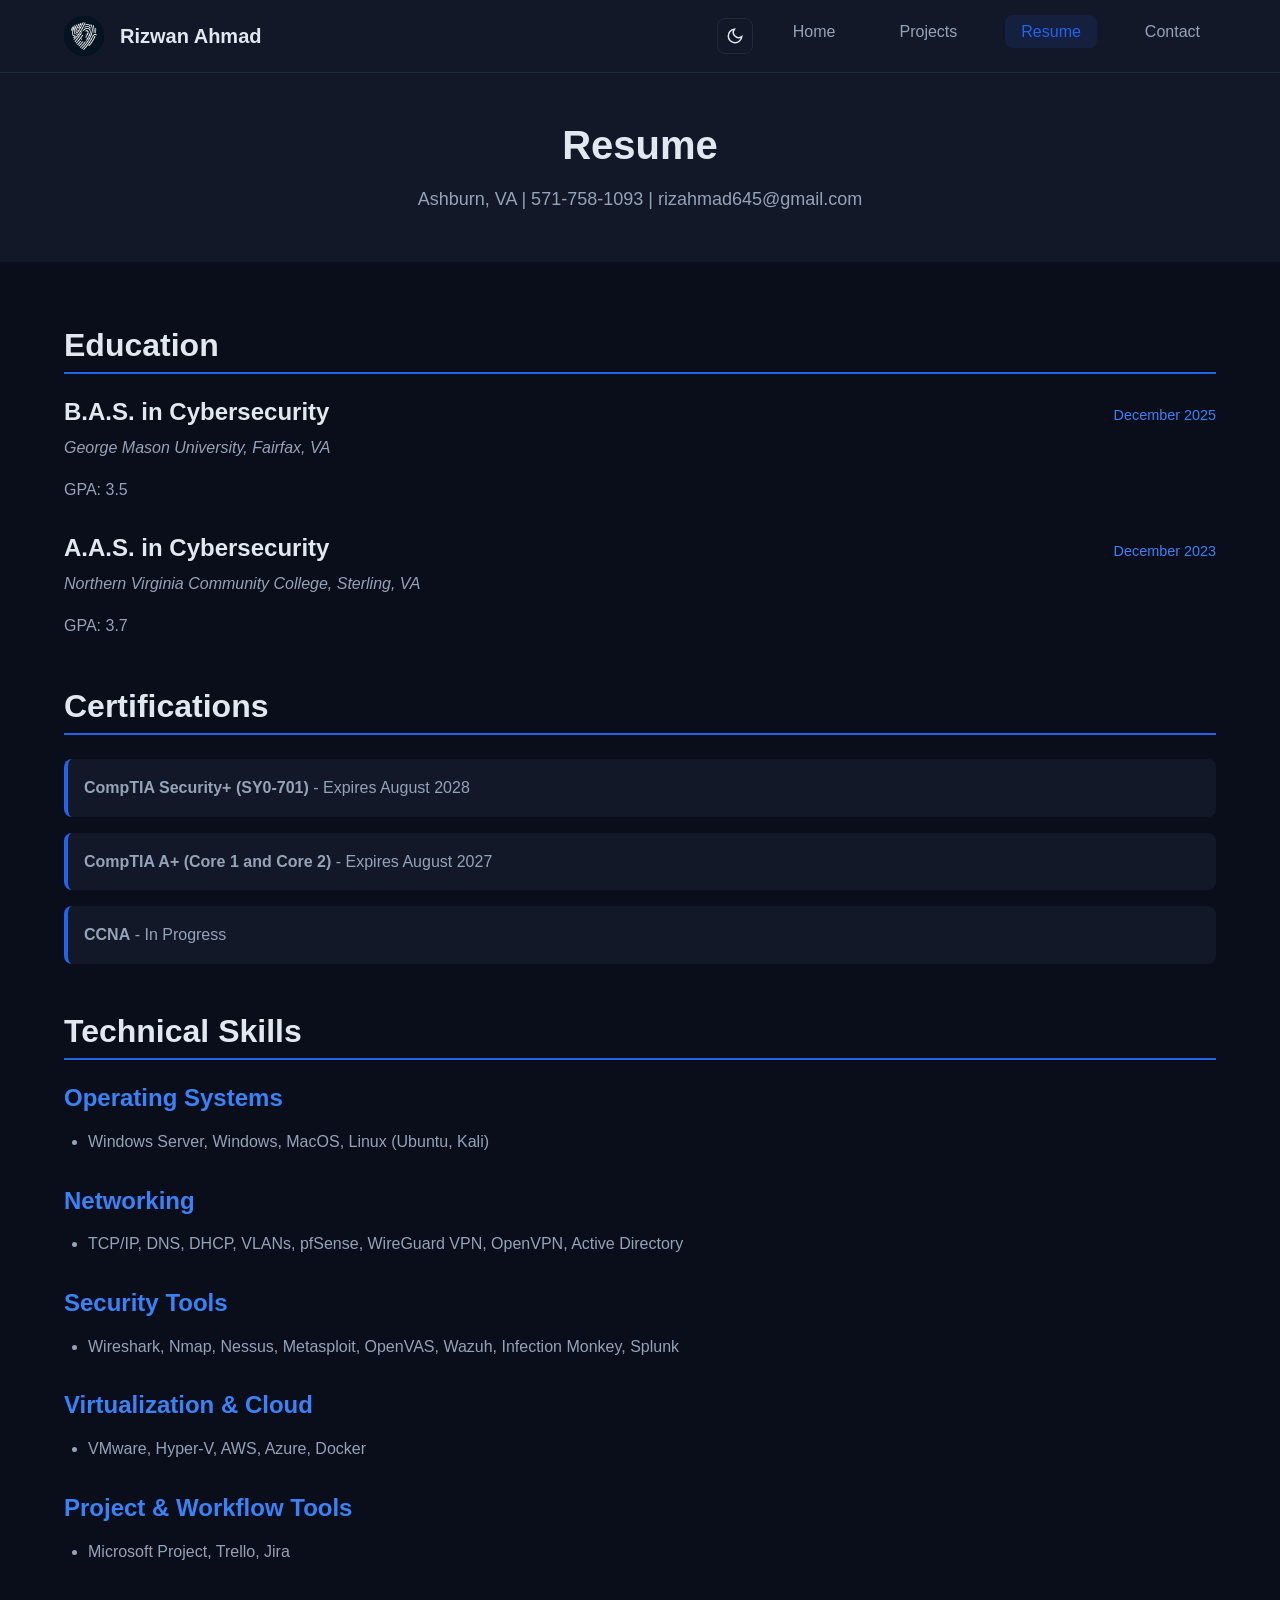
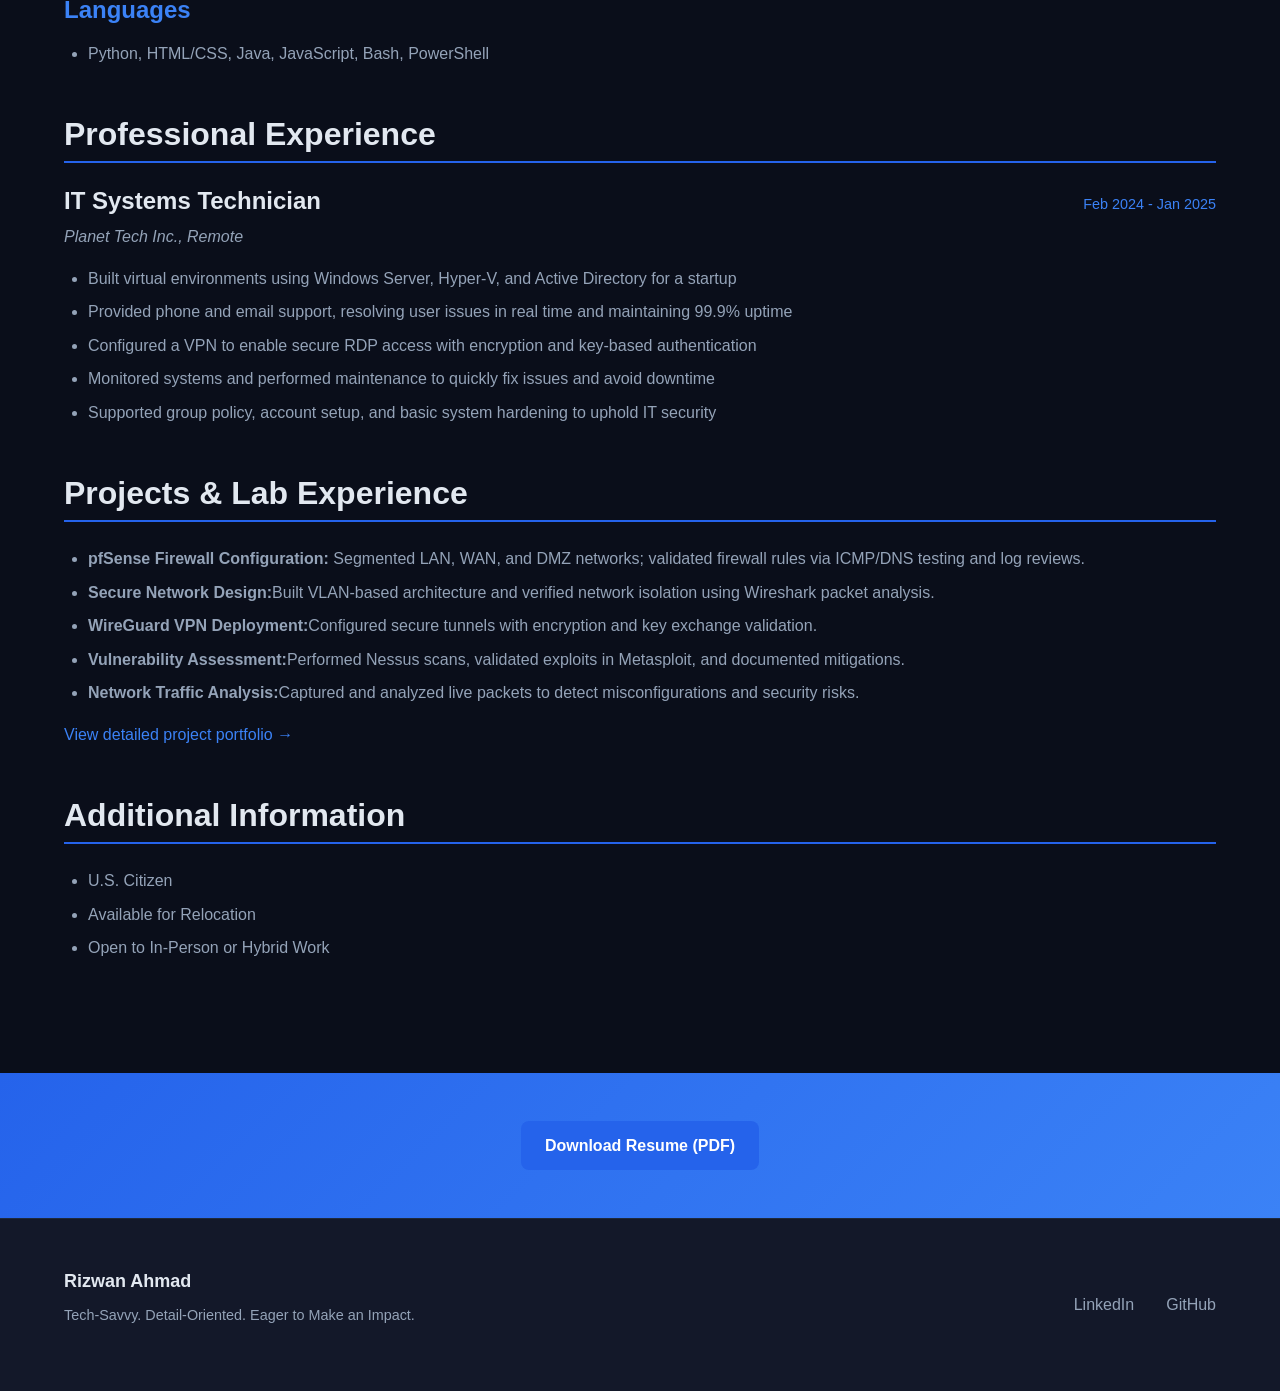
<file: resume.html>
<!DOCTYPE html>
<html lang="en">
<head>
    <meta charset="UTF-8">
    <meta name="viewport" content="width=device-width, initial-scale=1.0">
    <meta name="description" content="Rizwan Ahmad - Resume">
    <title>Resume | Rizwan Ahmad</title>
    <link rel="stylesheet" href="styles.css">
</head>
<body>
    <!-- Navigation -->
    <nav class="navbar">
        <div class="nav-container">
            <div class="nav-left">
                <img src="/images/RALogo.svg" alt="Rizwan Ahmad Logo" class="logo">
                <a href="/home" class="nav-name">Rizwan Ahmad</a>
            </div>
            <button class="theme-toggle" aria-label="Toggle dark/light mode">
                <svg class="sun-icon" width="20" height="20" viewBox="0 0 24 24" fill="none" stroke="currentColor" stroke-width="2">
                    <circle cx="12" cy="12" r="5"></circle>
                    <line x1="12" y1="1" x2="12" y2="3"></line>
                    <line x1="12" y1="21" x2="12" y2="23"></line>
                    <line x1="4.22" y1="4.22" x2="5.64" y2="5.64"></line>
                    <line x1="18.36" y1="18.36" x2="19.78" y2="19.78"></line>
                    <line x1="1" y1="12" x2="3" y2="12"></line>
                    <line x1="21" y1="12" x2="23" y2="12"></line>
                    <line x1="4.22" y1="19.78" x2="5.64" y2="18.36"></line>
                    <line x1="18.36" y1="5.64" x2="19.78" y2="4.22"></line>
                </svg>
                <svg class="moon-icon" width="20" height="20" viewBox="0 0 24 24" fill="none" stroke="currentColor" stroke-width="2">
                    <path d="M21 12.79A9 9 0 1 1 11.21 3 7 7 0 0 0 21 12.79z"></path>
                </svg>
            </button>
            <button class="mobile-menu-toggle" aria-label="Toggle navigation menu">
                <span></span>
                <span></span>
                <span></span>
            </button>
            <ul class="nav-links">
                <li><a href="/home">Home</a></li>
                <li><a href="projects/projects.html">Projects</a></li>
                <li><a href="resume.html" class="active">Resume</a></li>
                <li><a href="contact.html">Contact</a></li>
            </ul>
        </div>
    </nav>

    <!-- Resume Header -->
    <section class="page-header">
        <div class="container">
            <h1>Resume</h1>
            <!-- Updated contact details from resume -->
            <p>Ashburn, VA | 571-758-1093 | rizahmad645@gmail.com</p>
        </div>
    </section>

    <!-- Resume Content -->
    <section class="resume-content">
        <div class="container">
            <!-- Removed Professional Summary section -->

            <div class="resume-section">
                <h2>Education</h2>
                <!-- Updated education with actual degree information -->
                <div class="resume-item">
                    <div class="resume-item-header">
                        <h3>B.A.S. in Cybersecurity</h3>
                        <span class="date">December 2025</span>
                    </div>
                    <p class="institution">George Mason University, Fairfax, VA</p>
                    <p>GPA: 3.5</p>
                </div>
                <div class="resume-item">
                    <div class="resume-item-header">
                        <h3>A.A.S. in Cybersecurity</h3>
                        <span class="date">December 2023</span>
                    </div>
                    <p class="institution">Northern Virginia Community College, Sterling, VA</p>
                    <p>GPA: 3.7</p>
                </div>
            </div>

            <div class="resume-section">
                <h2>Certifications</h2>
                <!-- Updated certifications with actual credentials -->
                <ul class="certifications-list">
                    <li>
                        <strong>CompTIA Security+ (SY0-701)</strong> - Expires August 2028
                    </li>
                    <li>
                        <strong>CompTIA A+ (Core 1 and Core 2)</strong> - Expires August 2027
                    </li>
                    <li>
                        <strong>CCNA</strong> - In Progress
                    </li>
                </ul>
            </div>

            <div class="resume-section">
                <h2>Technical Skills</h2>
                
                <!-- Updated all technical skills categories with resume content -->
                <div class="skills-category">
                    <h3>Operating Systems</h3>
                    <ul>
                        <li>Windows Server, Windows, MacOS, Linux (Ubuntu, Kali)</li>
                    </ul>
                </div>

                <div class="skills-category">
                    <h3>Networking</h3>
                    <ul>
                        <li>TCP/IP, DNS, DHCP, VLANs, pfSense, WireGuard VPN, OpenVPN, Active Directory</li>
                    </ul>
                </div>

                <div class="skills-category">
                    <h3>Security Tools</h3>
                    <ul>
                        <li>Wireshark, Nmap, Nessus, Metasploit, OpenVAS, Wazuh, Infection Monkey, Splunk</li>
                    </ul>
                </div>

                <div class="skills-category">
                    <h3>Virtualization & Cloud</h3>
                    <ul>
                        <li>VMware, Hyper-V, AWS, Azure, Docker</li>
                    </ul>
                </div>

                <div class="skills-category">
                    <h3>Project & Workflow Tools</h3>
                    <ul>
                        <li>Microsoft Project, Trello, Jira</li>
                    </ul>
                </div>

                <div class="skills-category">
                    <h3>Languages</h3>
                    <ul>
                        <li>Python, HTML/CSS, Java, JavaScript, Bash, PowerShell</li>
                    </ul>
                </div>
            </div>

            <div class="resume-section">
                <h2>Professional Experience</h2>
                
                <!-- Updated with actual work experience from resume -->
                <div class="resume-item">
                    <div class="resume-item-header">
                        <h3>IT Systems Technician</h3>
                        <span class="date">Feb 2024 - Jan 2025</span>
                    </div>
                    <p class="institution">Planet Tech Inc., Remote</p>
                    <ul>
                        <li>Built virtual environments using Windows Server, Hyper‑V, and Active Directory for a startup</li>
                        <li>Provided phone and email support, resolving user issues in real time and maintaining 99.9% uptime</li>
                        <li>Configured a VPN to enable secure RDP access with encryption and key‑based authentication</li>
                        <li>Monitored systems and performed maintenance to quickly fix issues and avoid downtime</li>
                        <li>Supported group policy, account setup, and basic system hardening to uphold IT security</li>
                    </ul>
                </div>
            </div>

            <div class="resume-section">
                <h2>Projects & Lab Experience</h2>
                <!-- Updated projects with actual lab experience from resume -->
                <ul>
                    <li><strong>pfSense Firewall Configuration:</strong> Segmented LAN, WAN, and DMZ networks; validated firewall rules via ICMP/DNS testing and log reviews.</li>
                    <li><strong>Secure Network Design:</strong>Built VLAN-based architecture and verified network isolation using Wireshark packet analysis.</li>
                    <li><strong>WireGuard VPN Deployment:</strong>Configured secure tunnels with encryption and key exchange validation.</li>
                    <li><strong>Vulnerability Assessment:</strong>Performed Nessus scans, validated exploits in Metasploit, and documented mitigations.</li>
                    <li><strong>Network Traffic Analysis:</strong>Captured and analyzed live packets to detect misconfigurations and security risks.</li>
                </ul>
                <p><a href="projects/projects.html" class="inline-link">View detailed project portfolio →</a></p>
            </div>

            <!-- Added clearance and availability section from resume -->
            <div class="resume-section">
                <h2>Additional Information</h2>
                <ul>
                    <li>U.S. Citizen</li>
                    <li>Available for Relocation</li>
                    <li>Open to In-Person or Hybrid Work</li>
                </ul>
            </div>
        </div>
    </section>

    <!-- Resume PDF link -->
    <section class="cta-strip">
        <div class="container">
            <a href="https://drive.google.com/file/d/1O9EDlwjow79YNs6jFk--QNtffUB_rpCG/view?usp=sharing" class="btn btn-primary" download>Download Resume (PDF)</a>
        </div>
    </section>

    <!-- Footer -->
    <footer class="footer">
        <div class="container">
            <div class="footer-content">
                <div class="footer-info">
                    <p class="footer-name">Rizwan Ahmad</p>
                    <p class="footer-tagline">Tech-Savvy. Detail-Oriented. Eager to Make an Impact.</p>
                </div>
                <div class="footer-links">
                    <a href="https://www.linkedin.com/in/rzahmad/" target="_blank" rel="noopener noreferrer">LinkedIn</a>
                    <a href="https://github.com/rzahmad645" target="_blank" rel="noopener noreferrer">GitHub</a>
                </div>
            </div>
        </div>
    </footer>

    <script src="script.js"></script>
</body>
</html>
</file>
<file: styles.css>
/* =================================
   CSS Reset & Base Styles
   ================================= */
* {
  margin: 0;
  padding: 0;
  box-sizing: border-box;
}

:root {
  /* Color Palette - Blue-themed dark mode */
  --color-bg-primary: #0a0e1a;
  --color-bg-secondary: #131829;
  --color-bg-tertiary: #1a1f38;
  --color-accent-primary: #2563eb;
  --color-accent-secondary: #3b82f6;
  --color-accent-hover: #1d4ed8;
  --color-text-primary: #e2e8f0;
  --color-text-secondary: #94a3b8;
  --color-text-muted: #64748b;
  --color-border: #1e293b;

  /* Typography */
  --font-primary: -apple-system, BlinkMacSystemFont, "Segoe UI", Roboto, "Helvetica Neue", Arial, sans-serif;
  --font-mono: "SF Mono", Monaco, "Cascadia Code", "Courier New", monospace;

  /* Spacing */
  --spacing-xs: 0.5rem;
  --spacing-sm: 1rem;
  --spacing-md: 1.5rem;
  --spacing-lg: 2rem;
  --spacing-xl: 3rem;
  --spacing-2xl: 4rem;

  /* Layout */
  --container-max-width: 1200px;
  --border-radius: 8px;

  /* Transitions */
  --transition-fast: 0.15s ease;
  --transition-normal: 0.3s ease;
}

/* Add light mode colors */
[data-theme="light"] {
  --color-bg-primary: #ffffff;
  --color-bg-secondary: #f8fafc;
  --color-bg-tertiary: #f1f5f9;
  --color-accent-primary: #2563eb;
  --color-accent-secondary: #3b82f6;
  --color-accent-hover: #1d4ed8;
  --color-text-primary: #0f172a;
  --color-text-secondary: #475569;
  --color-text-muted: #64748b;
  --color-border: #e2e8f0;
}

html {
  scroll-behavior: smooth;
}

body {
  font-family: var(--font-primary);
  background-color: var(--color-bg-primary);
  color: var(--color-text-primary);
  line-height: 1.6;
  font-size: 16px;
}

/* =================================
   Typography
   ================================= */
h1,
h2,
h3,
h4,
h5,
h6 {
  font-weight: 600;
  line-height: 1.2;
  margin-bottom: var(--spacing-sm);
}

h1 {
  font-size: 2.5rem;
}

h2 {
  font-size: 2rem;
}

h3 {
  font-size: 1.5rem;
}

p {
  margin-bottom: var(--spacing-sm);
  color: var(--color-text-secondary);
}

a {
  color: var(--color-accent-secondary);
  text-decoration: none;
  transition: color var(--transition-fast);
}

a:hover {
  color: var(--color-accent-primary);
}

ul,
ol {
  margin-left: var(--spacing-md);
  margin-bottom: var(--spacing-sm);
}

li {
  margin-bottom: var(--spacing-xs);
  color: var(--color-text-secondary);
}

/* =================================
   Container & Layout
   ================================= */
.container {
  max-width: var(--container-max-width);
  margin: 0 auto;
  padding: 0 var(--spacing-md);
}

.section-title {
  font-size: 2rem;
  margin-bottom: var(--spacing-lg);
  text-align: center;
  color: var(--color-text-primary);
}

/* =================================
   Navigation Bar
   ================================= */
.navbar {
  background-color: var(--color-bg-secondary);
  border-bottom: 1px solid var(--color-border);
  padding: var(--spacing-sm) 0;
  position: sticky;
  top: 0;
  z-index: 1000;
  backdrop-filter: blur(10px);
}

.nav-container {
  max-width: var(--container-max-width);
  margin: 0 auto;
  padding: 0 var(--spacing-md);
  display: flex;
  justify-content: space-between;
  align-items: center;
}

.nav-left {
  display: flex;
  align-items: center;
  gap: var(--spacing-sm);
}

.logo {
  height: 40px;
  width: auto;
}

.nav-name {
  font-size: 1.25rem;
  font-weight: 600;
  color: var(--color-text-primary);
  /* Add transition for hover effect */
  transition: color var(--transition-fast);
}

/* Add hover effect for clickable name */
a.nav-name:hover {
  color: var(--color-accent-primary);
}

.nav-links {
  display: flex;
  list-style: none;
  gap: var(--spacing-lg);
  margin: 0;
}

.nav-links a {
  color: var(--color-text-secondary);
  font-weight: 500;
  padding: var(--spacing-xs) var(--spacing-sm);
  border-radius: var(--border-radius);
  transition: all var(--transition-fast);
}

.nav-links a:hover,
.nav-links a.active {
  color: var(--color-accent-primary);
  background-color: rgba(37, 99, 235, 0.1);
}

/* Add theme toggle button styles */
.theme-toggle {
  background: none;
  border: 1px solid var(--color-border);
  border-radius: var(--border-radius);
  padding: var(--spacing-xs);
  cursor: pointer;
  display: flex;
  align-items: center;
  justify-content: center;
  width: 36px;
  height: 36px;
  transition: all var(--transition-fast);
  color: var(--color-text-primary);
  margin-left: auto;
  margin-right: var(--spacing-md);
}

.theme-toggle:hover {
  background-color: rgba(37, 99, 235, 0.1);
  border-color: var(--color-accent-primary);
}

.theme-toggle svg {
  transition: opacity var(--transition-fast);
}

.sun-icon {
  display: none;
}

.moon-icon {
  display: block;
}

[data-theme="light"] .sun-icon {
  display: block;
}

[data-theme="light"] .moon-icon {
  display: none;
}

.mobile-menu-toggle {
  display: none;
  flex-direction: column;
  gap: 5px;
  background: none;
  border: none;
  cursor: pointer;
  padding: var(--spacing-xs);
}

.mobile-menu-toggle span {
  width: 25px;
  height: 3px;
  background-color: var(--color-text-primary);
  border-radius: 2px;
  transition: all var(--transition-fast);
}

/* =================================
   Buttons
   ================================= */
.btn {
  display: inline-block;
  padding: 0.75rem 1.5rem;
  border-radius: var(--border-radius);
  font-weight: 600;
  text-align: center;
  transition: all var(--transition-normal);
  cursor: pointer;
  border: none;
  font-size: 1rem;
}

.btn-primary {
  background-color: var(--color-accent-primary);
  color: white;
}

.btn-primary:hover {
  background-color: var(--color-accent-hover);
  transform: translateY(-2px);
  box-shadow: 0 10px 20px rgba(37, 99, 235, 0.3);
}

.btn-secondary {
  background-color: transparent;
  color: var(--color-accent-secondary);
  border: 2px solid var(--color-accent-primary);
}

.btn-secondary:hover {
  background-color: rgba(37, 99, 235, 0.1);
  border-color: var(--color-accent-secondary);
}

/* =================================
   Hero Section
   ================================= */
.hero {
  padding: var(--spacing-2xl) 0;
  background: linear-gradient(135deg, var(--color-bg-primary) 0%, var(--color-bg-secondary) 100%);
  position: relative;
  overflow: hidden;
}

.hero::before {
  content: "";
  position: absolute;
  top: 0;
  left: 0;
  right: 0;
  bottom: 0;
  background-image: radial-gradient(circle at 20% 50%, rgba(37, 99, 235, 0.1) 0%, transparent 50%),
    radial-gradient(circle at 80% 80%, rgba(59, 130, 246, 0.1) 0%, transparent 50%);
  pointer-events: none;
}

.hero-content {
  position: relative;
  z-index: 1;
  max-width: 800px;
  margin: 0 auto;
  text-align: center;
}

.hero-title {
  font-size: 3rem;
  margin-bottom: var(--spacing-sm);
  color: var(--color-text-primary);
}

.hero-subtitle {
  font-size: 1.5rem;
  color: var(--color-text-secondary);
  margin-bottom: var(--spacing-md);
  font-weight: 500;
}

.hero-tagline {
  font-size: 1.25rem;
  color: var(--color-accent-secondary);
  margin-bottom: var(--spacing-lg);
  font-style: italic;
}

.hero-intro {
  font-size: 1.125rem;
  color: var(--color-text-secondary);
  margin-bottom: var(--spacing-xl);
  line-height: 1.7;
}

.hero-buttons {
  display: flex;
  gap: var(--spacing-md);
  justify-content: center;
  flex-wrap: wrap;
}

/* =================================
   What I Do Section
   ================================= */
.what-i-do {
  padding: var(--spacing-2xl) 0;
  background-color: var(--color-bg-secondary);
}

.content-block {
  max-width: 800px;
  margin: 0 auto;
}

/* =================================
   Skills Snapshot Section
   ================================= */
.skills-snapshot {
  padding: var(--spacing-2xl) 0;
}

.skills-grid {
  display: grid;
  grid-template-columns: repeat(auto-fit, minmax(300px, 1fr));
  gap: var(--spacing-lg);
}

.skill-card {
  background-color: var(--color-bg-secondary);
  padding: var(--spacing-lg);
  border-radius: var(--border-radius);
  border: 1px solid var(--color-border);
  transition: all var(--transition-normal);
}

.skill-card:hover {
  transform: translateY(-5px);
  border-color: var(--color-accent-primary);
  box-shadow: 0 10px 30px rgba(37, 99, 235, 0.2);
}

.skill-card h3 {
  color: var(--color-accent-secondary);
  margin-bottom: var(--spacing-sm);
}

/* =================================
   Featured Projects Section
   ================================= */
.featured-projects {
  padding: var(--spacing-2xl) 0;
  background-color: var(--color-bg-secondary);
}

.projects-grid {
  display: grid;
  grid-template-columns: repeat(auto-fit, minmax(320px, 1fr));
  gap: var(--spacing-lg);
  margin-bottom: var(--spacing-xl);
}

.project-card {
  background-color: var(--color-bg-tertiary);
  border-radius: var(--border-radius);
  overflow: hidden;
  transition: all var(--transition-normal);
  border: 1px solid var(--color-border);
  display: block;
}

.project-card:hover {
  transform: translateY(-5px);
  border-color: var(--color-accent-primary);
  box-shadow: 0 10px 30px rgba(37, 99, 235, 0.3);
}

.project-card img {
  width: 100%;
  height: 200px;
  object-fit: cover;
  display: block;
}

.project-info {
  padding: var(--spacing-md);
}

.project-info h3 {
  color: var(--color-text-primary);
  margin-bottom: var(--spacing-xs);
}

.project-info p {
  color: var(--color-text-secondary);
  font-size: 0.9rem;
}

.view-all-projects {
  text-align: center;
}

/* =================================
   Projects Page - Square Grid
   ================================= */
.page-header {
  padding: var(--spacing-xl) 0;
  background-color: var(--color-bg-secondary);
  text-align: center;
}

.page-header h1 {
  margin-bottom: var(--spacing-sm);
}

.page-header p {
  font-size: 1.125rem;
  max-width: 700px;
  margin: 0 auto;
}

.projects-section {
  padding: var(--spacing-2xl) 0;
}

.projects-grid-full {
  display: grid;
  grid-template-columns: repeat(3, 1fr);
  gap: var(--spacing-md);
}

.project-card-square {
  position: relative;
  aspect-ratio: 1;
  overflow: hidden;
  border-radius: var(--border-radius);
  display: block;
  border: 1px solid var(--color-border);
}

.project-card-square img {
  width: 100%;
  height: 100%;
  object-fit: cover;
  transition: transform var(--transition-normal);
}

/* Slightly smaller image so it doesn’t touch the card border */
.project-card-square--inset img {
  width: 92%;
  height: 92%;
  object-fit: cover;
  object-position: center;
  margin: 4%;
}

/* Even smaller image (e.g. for logos/emblems) */
.project-card-square--inset-sm img {
  width: 90%;
  height: 90%;
  object-fit: contain;
  object-position: center;
  margin: 5%;
}

.project-overlay {
  position: absolute;
  top: 0;
  left: 0;
  right: 0;
  bottom: 0;
  background-color: rgba(0, 34, 109, 0.85);
  display: flex;
  align-items: center;
  justify-content: center;
  opacity: 1;
  transition: background-color var(--transition-normal);
  padding: var(--spacing-md);
}

/* Overlay text: always light for contrast on dark overlay in both light and dark theme */
.project-overlay h3 {
  color: #f1f5f9;
  text-align: center;
  font-size: 1.25rem;
  text-shadow: 0 1px 2px rgba(0, 0, 0, 0.3);
}

.project-card-square:hover .project-overlay {
  background-color: rgba(10, 14, 26, 0.92);
}

/* Text only on hover (overlay stays visible) */
.project-card-square--text-only-on-hover .project-overlay h3 {
  opacity: 0;
  transition: opacity var(--transition-normal);
}
.project-card-square--text-only-on-hover:hover .project-overlay h3,
.project-card-square--text-only-on-hover:focus-within .project-overlay h3 {
  opacity: 1;
}

.project-card-square:hover img {
  transform: scale(1.05);
}

/* =================================
   Project Detail Page
   ================================= */
.project-detail {
  padding: var(--spacing-xl) 0;
}

.back-link {
  margin-bottom: var(--spacing-md);
}

.back-link a {
  color: var(--color-accent-secondary);
  font-weight: 500;
}

.project-title {
  margin-bottom: var(--spacing-xl);
  color: var(--color-text-primary);
}

.project-section {
  margin-bottom: var(--spacing-xl);
}

.project-section h2 {
  color: var(--color-text-primary);
  margin-bottom: var(--spacing-md);
  padding-bottom: var(--spacing-xs);
  border-bottom: 2px solid var(--color-accent-primary);
}

.tools-list {
  display: flex;
  flex-wrap: wrap;
  gap: var(--spacing-sm);
}

.tool-badge {
  background-color: var(--color-bg-tertiary);
  color: var(--color-accent-secondary);
  padding: var(--spacing-xs) var(--spacing-sm);
  border-radius: var(--border-radius);
  font-size: 0.9rem;
  border: 1px solid var(--color-accent-primary);
}

.diagram-placeholder {
  background-color: var(--color-bg-tertiary);
  padding: var(--spacing-md);
  border-radius: var(--border-radius);
  border: 1px solid var(--color-border);
}

.diagram-placeholder img {
  width: 100%;
  height: auto;
  border-radius: var(--border-radius);
}

.project-detail .diagram-placeholder img {
  cursor: pointer;
}

.caption {
  text-align: center;
  font-size: 0.9rem;
  color: var(--color-text-muted);
  margin-top: var(--spacing-sm);
}

/* Image lightbox */
.image-lightbox {
  position: fixed;
  inset: 0;
  z-index: 9999;
  background: rgba(0, 0, 0, 0.85);
  display: flex;
  align-items: center;
  justify-content: center;
  padding: var(--spacing-lg);
  opacity: 0;
  visibility: hidden;
  pointer-events: none;
  transition: opacity var(--transition-normal), visibility var(--transition-normal);
}

.image-lightbox.is-open {
  opacity: 1;
  visibility: visible;
  pointer-events: auto;
}

.image-lightbox__backdrop {
  position: absolute;
  inset: 0;
}

.image-lightbox__inner {
  position: relative;
  z-index: 1;
  max-width: 90vw;
  max-height: 90vh;
}

.image-lightbox__img {
  max-width: 100%;
  max-height: 90vh;
  width: auto;
  height: auto;
  object-fit: contain;
  border-radius: var(--border-radius);
  display: block;
}

.image-lightbox__close {
  position: absolute;
  top: var(--spacing-md);
  right: var(--spacing-md);
  z-index: 2;
  width: 2.5rem;
  height: 2.5rem;
  padding: 0;
  border: none;
  background: rgba(0, 0, 0, 0.5);
  color: var(--color-text-primary);
  font-size: 1.75rem;
  line-height: 1;
  cursor: pointer;
  border-radius: var(--border-radius);
  display: flex;
  align-items: center;
  justify-content: center;
  transition: background var(--transition-fast);
}

.image-lightbox__close:hover {
  background: rgba(0, 0, 0, 0.75);
}

.implementation-steps {
  counter-reset: step-counter;
  list-style: none;
  margin-left: 0;
}

.implementation-steps li {
  counter-increment: step-counter;
  margin-bottom: var(--spacing-lg);
  padding-left: var(--spacing-xl);
  position: relative;
}

.implementation-steps li::before {
  content: counter(step-counter);
  position: absolute;
  left: 0;
  top: 0;
  background-color: var(--color-accent-primary);
  color: white;
  width: 2rem;
  height: 2rem;
  border-radius: 50%;
  display: flex;
  align-items: center;
  justify-content: center;
  font-weight: bold;
}

.implementation-steps strong {
  color: var(--color-text-primary);
  display: block;
  margin-bottom: var(--spacing-xs);
  font-size: 1.1rem;
}

.challenge-item {
  background-color: var(--color-bg-secondary);
  padding: var(--spacing-md);
  border-radius: var(--border-radius);
  margin-bottom: var(--spacing-md);
  border-left: 4px solid var(--color-accent-primary);
}

.challenge-item h3 {
  color: var(--color-accent-secondary);
  font-size: 1rem;
  margin-bottom: var(--spacing-xs);
}

.tldr-section {
  background-color: var(--color-bg-secondary);
  padding: var(--spacing-lg);
  border-radius: var(--border-radius);
  border-left: 4px solid var(--color-accent-primary);
}

.tldr-section ul {
  margin-left: var(--spacing-md);
}

.tldr-section li {
  margin-bottom: var(--spacing-sm);
}

.screenshots-grid {
  display: grid;
  grid-template-columns: repeat(auto-fit, minmax(300px, 1fr));
  gap: var(--spacing-lg);
}

.screenshot-item img {
  width: 100%;
  height: auto;
  border-radius: var(--border-radius);
  border: 1px solid var(--color-border);
}

.project-links {
  display: flex;
  gap: var(--spacing-md);
  flex-wrap: wrap;
}

/* =================================
   Resume Page
   ================================= */
.resume-content {
  padding: var(--spacing-2xl) 0;
}

.resume-section {
  margin-bottom: var(--spacing-xl);
}

.resume-section h2 {
  color: var(--color-text-primary);
  margin-bottom: var(--spacing-md);
  padding-bottom: var(--spacing-xs);
  border-bottom: 2px solid var(--color-accent-primary);
}

.resume-item {
  margin-bottom: var(--spacing-lg);
}

.resume-item-header {
  display: flex;
  justify-content: space-between;
  align-items: baseline;
  flex-wrap: wrap;
  gap: var(--spacing-sm);
  margin-bottom: var(--spacing-xs);
}

.resume-item-header h3 {
  color: var(--color-text-primary);
  margin-bottom: 0;
}

.date {
  color: var(--color-accent-secondary);
  font-size: 0.9rem;
  font-weight: 500;
}

.institution {
  color: var(--color-text-secondary);
  font-style: italic;
  margin-bottom: var(--spacing-sm);
}

.certifications-list {
  list-style: none;
  margin-left: 0;
}

.certifications-list li {
  padding: var(--spacing-sm);
  background-color: var(--color-bg-secondary);
  border-radius: var(--border-radius);
  margin-bottom: var(--spacing-sm);
  border-left: 4px solid var(--color-accent-primary);
}

.skills-category {
  margin-bottom: var(--spacing-lg);
}

.skills-category h3 {
  color: var(--color-accent-secondary);
  margin-bottom: var(--spacing-sm);
}

.inline-link {
  color: var(--color-accent-secondary);
  font-weight: 500;
}

/* =================================
   Contact Page
   ================================= */
.contact-section {
  padding: var(--spacing-2xl) 0;
}

.contact-grid {
  display: grid;
  grid-template-columns: 1fr 1fr;
  gap: var(--spacing-2xl);
}

.contact-form-container h2,
.contact-info-container h2 {
  margin-bottom: var(--spacing-lg);
}

.contact-form {
  display: flex;
  flex-direction: column;
  gap: var(--spacing-md);
}

.form-group {
  display: flex;
  flex-direction: column;
}

.form-group label {
  color: var(--color-text-primary);
  font-weight: 500;
  margin-bottom: var(--spacing-xs);
}

.form-group input,
.form-group textarea {
  background-color: var(--color-bg-tertiary);
  border: 1px solid var(--color-border);
  border-radius: var(--border-radius);
  padding: var(--spacing-sm);
  color: var(--color-text-primary);
  font-family: var(--font-primary);
  font-size: 1rem;
  transition: border-color var(--transition-fast);
}

.form-group input:focus,
.form-group textarea:focus {
  outline: none;
  border-color: var(--color-accent-primary);
}

.form-group input::placeholder,
.form-group textarea::placeholder {
  color: var(--color-text-muted);
}

.form-status {
  padding: var(--spacing-sm);
  border-radius: var(--border-radius);
  text-align: center;
  display: none;
}

.form-status.success {
  display: block;
  background-color: rgba(34, 197, 94, 0.2);
  color: #22c55e;
  border: 1px solid #22c55e;
}

.form-status.error {
  display: block;
  background-color: rgba(239, 68, 68, 0.2);
  color: #ef4444;
  border: 1px solid #ef4444;
}

.contact-info-item {
  margin-bottom: var(--spacing-lg);
}

.contact-info-item h3 {
  color: var(--color-accent-secondary);
  margin-bottom: var(--spacing-sm);
}

.contact-info-item a {
  color: var(--color-accent-secondary);
  font-weight: 500;
}

.social-links {
  display: flex;
  flex-direction: column;
  gap: var(--spacing-sm);
}

.social-link {
  display: flex;
  align-items: center;
  gap: var(--spacing-sm);
  padding: var(--spacing-sm);
  background-color: var(--color-bg-secondary);
  border-radius: var(--border-radius);
  border: 1px solid var(--color-border);
  transition: all var(--transition-fast);
}

.social-link:hover {
  border-color: var(--color-accent-primary);
  transform: translateX(5px);
}

.social-icon {
  font-size: 1.5rem;
}

.small-text {
  font-size: 0.9rem;
  color: var(--color-text-muted);
}

/* =================================
   Call to Action Strip
   ================================= */
.cta-strip {
  padding: var(--spacing-xl) 0;
  background: linear-gradient(135deg, var(--color-accent-primary), var(--color-accent-secondary));
  text-align: center;
}

.cta-strip h3 {
  color: white;
}

.cta-strip p {
  color: white;
  font-size: 1.25rem;
  margin-bottom: var(--spacing-md);
}

.cta-strip .btn-secondary {
  background-color: white;
  color: var(--color-accent-primary);
  border-color: white;
}

.cta-strip .btn-secondary:hover {
  background-color: rgba(255, 255, 255, 0.9);
}

/* =================================
   Footer
   ================================= */
.footer {
  background-color: var(--color-bg-secondary);
  border-top: 1px solid var(--color-border);
  padding: var(--spacing-xl) 0 var(--spacing-md);
}

.footer-content {
  display: flex;
  justify-content: space-between;
  align-items: center;
  margin-bottom: var(--spacing-md);
  flex-wrap: wrap;
  gap: var(--spacing-md);
}

.footer-name {
  font-weight: 600;
  font-size: 1.125rem;
  color: var(--color-text-primary);
  margin-bottom: var(--spacing-xs);
}

.footer-tagline {
  color: var(--color-text-secondary);
  font-size: 0.9rem;
}

.footer-links {
  display: flex;
  gap: var(--spacing-lg);
}

.footer-links a {
  color: var(--color-text-secondary);
  font-weight: 500;
  transition: color var(--transition-fast);
}

.footer-links a:hover {
  color: var(--color-accent-primary);
}

.copyright {
  text-align: center;
  color: var(--color-text-muted);
  font-size: 0.9rem;
}

/* =================================
   Responsive Design
   ================================= */

/* Tablet */
@media (max-width: 968px) {
  .hero-title {
    font-size: 2.5rem;
  }

  .projects-grid-full {
    grid-template-columns: repeat(2, 1fr);
  }

  .contact-grid {
    grid-template-columns: 1fr;
  }
}

/* Mobile */
@media (max-width: 768px) {
  .mobile-menu-toggle {
    display: flex;
  }

  /* Adjust theme toggle position on mobile */
  .theme-toggle {
    margin-right: var(--spacing-sm);
  }

  .nav-links {
    position: absolute;
    top: 100%;
    left: 0;
    right: 0;
    background-color: var(--color-bg-secondary);
    flex-direction: column;
    gap: 0;
    padding: var(--spacing-md);
    border-bottom: 1px solid var(--color-border);
    display: none;
  }

  .nav-links.active {
    display: flex;
  }

  .nav-links li {
    width: 100%;
  }

  .nav-links a {
    display: block;
    padding: var(--spacing-sm);
  }

  .hero-title {
    font-size: 2rem;
  }

  .hero-subtitle {
    font-size: 1.25rem;
  }

  .hero-buttons {
    flex-direction: column;
    align-items: stretch;
  }

  .skills-grid {
    grid-template-columns: 1fr;
  }

  .projects-grid {
    grid-template-columns: 1fr;
  }

  .projects-grid-full {
    grid-template-columns: 1fr;
  }

  .footer-content {
    flex-direction: column;
    text-align: center;
  }
}

@media (max-width: 480px) {
  :root {
    --spacing-xl: 2rem;
    --spacing-2xl: 2.5rem;
  }

  h1 {
    font-size: 1.75rem;
  }

  h2 {
    font-size: 1.5rem;
  }

  .hero-title {
    font-size: 1.75rem;
  }
}
</file>
